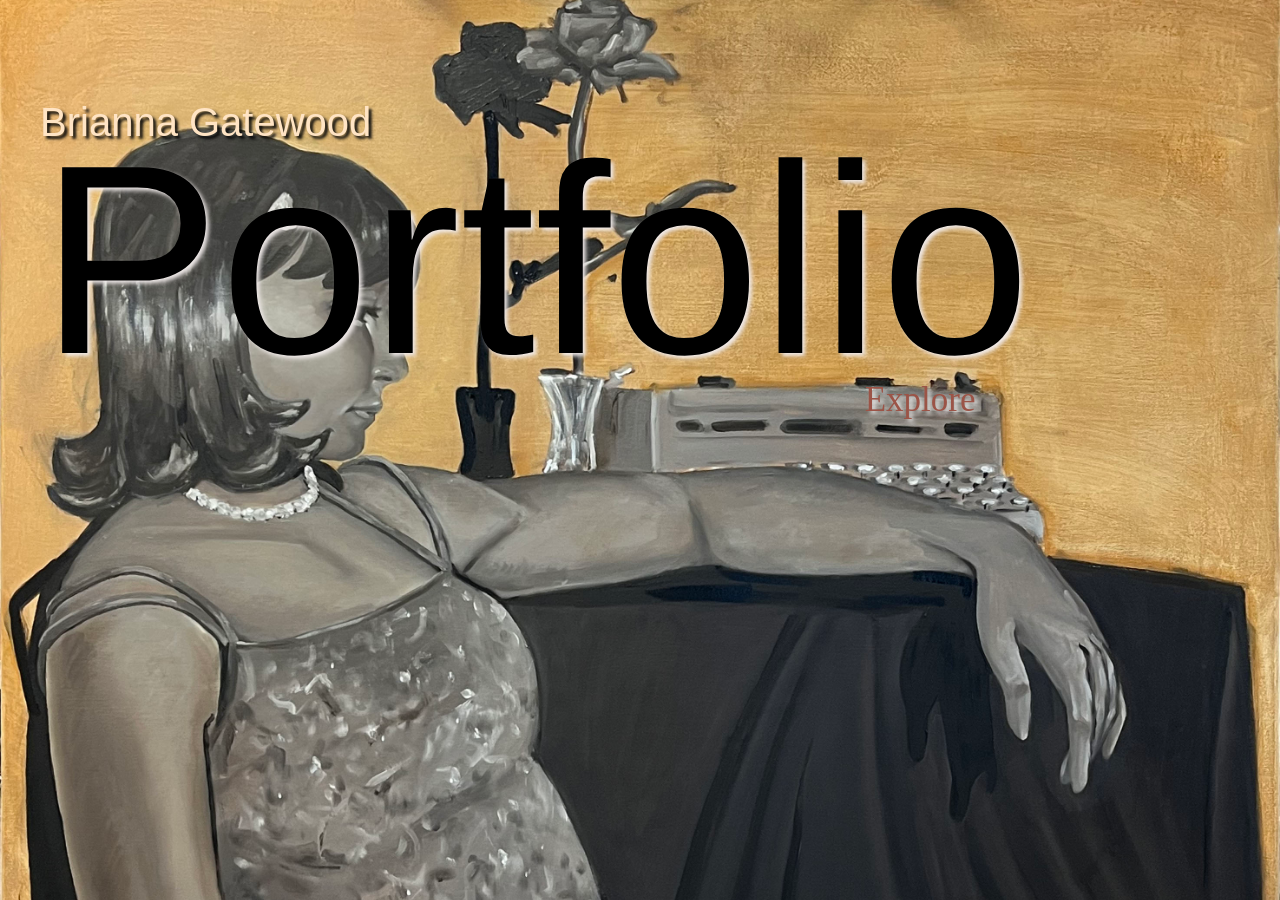
<file: index.html>
<!DOCTYPE html>
<html lang="en">
<head>
    <meta charset="UTF-8">
    <meta name="viewport" content="width=device-width, initial-scale=1.0">
    <title>Document</title>
<link rel="stylesheet" href="stylesheetHOME.css">
</head>
<body style="background-image: url(Photos//figurepaintcopy.jpg);">
<div class="title">
    <h1>Brianna Gatewood</h1>
    <h2 class="lobster-regular">Portfolio</h2>
    <div class="title-link">
    <a href="MainTable.html"> Explore </a>
    </div>
</div>
</body>
</html>
</file>
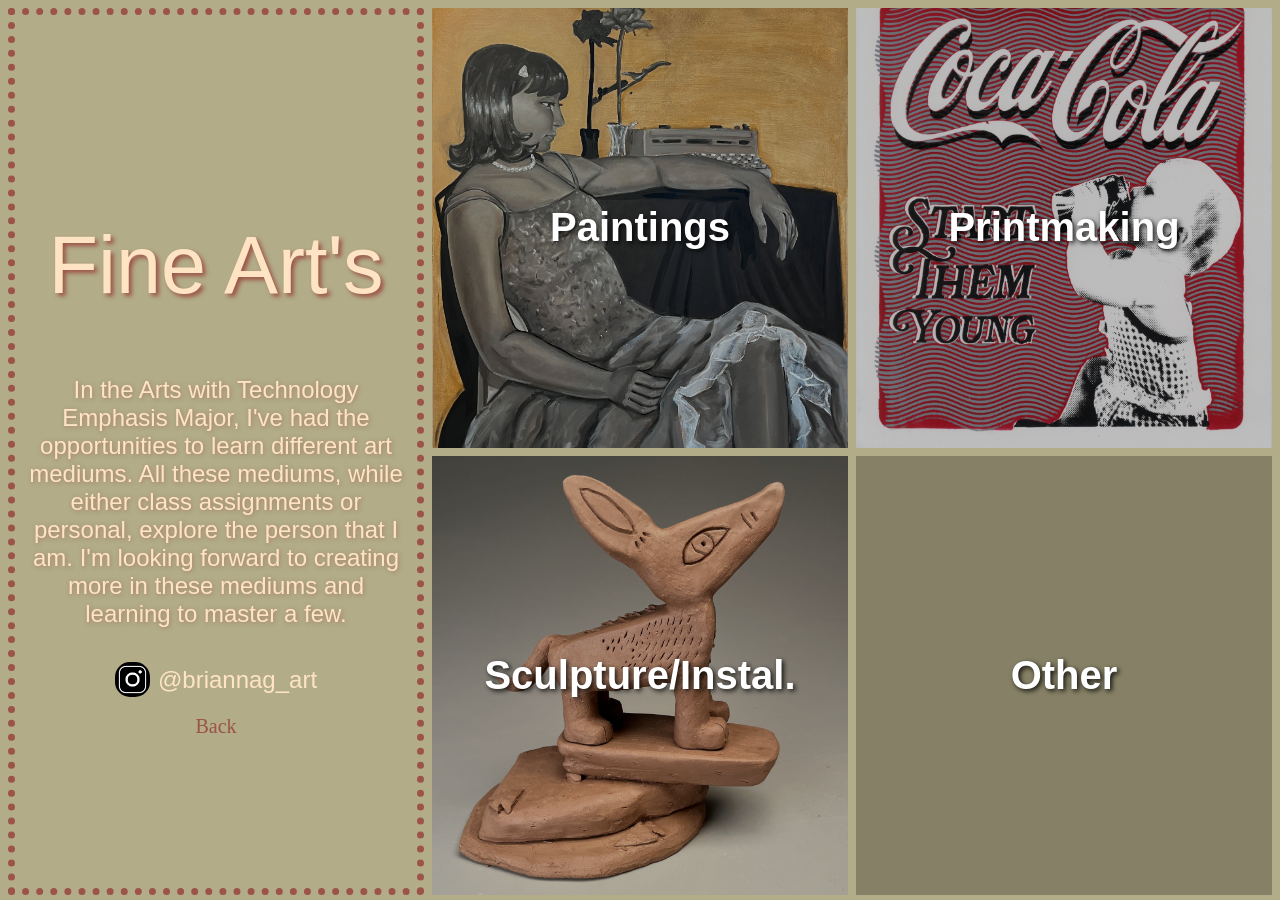
<file: FineArtTable.html>
<!DOCTYPE html>
<html lang="en">
<head>
    <meta charset="UTF-8">
    <meta name="viewport" content="width=device-width, initial-scale=1.0">
    <title>Document</title>
    <link rel="stylesheet" href="stylesheetTables.css">
</head>
<body>
  <div class="container">
    <div class="info">
        <h1 class="lobster-regular">Fine Art's</h1>
         <p> In the Arts with Technology Emphasis Major, I've had the opportunities to learn different art mediums. All these mediums, while either class assignments or personal, explore the person that I am. I'm looking forward to creating more in these mediums and learning to master a few.</p>
         <div class="software-logos">
    <div class="program">
        <img src="Photos/InsaLogo3.jpg" alt="Instagram">
        <span>@briannag_art</span>
    </div>
</div>
        <br>
         <a href="MainTable.html">Back</a>
    </div>

   <div class="one" style="background-image: url(Photos/figurepaintcopy.jpg);"> 
        <a href="Paintings.html"> Paintings</a>
    </div>

   <div class="two"style="background-image: url(Photos/BriannaGatewood_PrintFinal.jpeg);"> 
        <a href="Prints.html"> Printmaking</a>
    </div>

   <div class="three"style="background-image: url(Photos/coyoteclaycopy.jpg);"> 
        <a href="3DFineArt.html">Sculpture/Instal.</a>
    </div>

   <div class="four"style="background-image: url();"> 
        <a href="FA_other.html">Other</a>
    </div>

    </div>
</body>
</html>
</file>
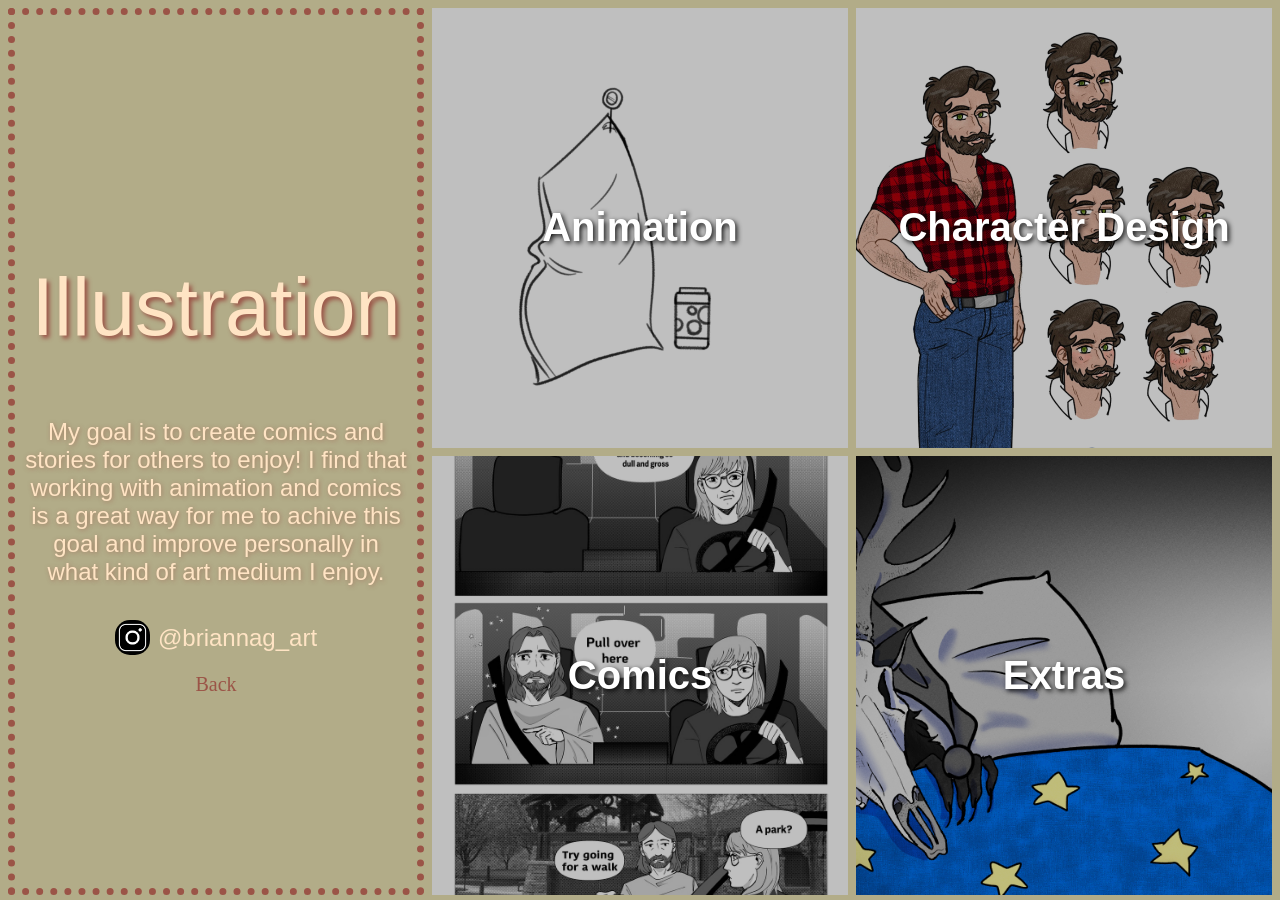
<file: IllustrationTable.html>
<!DOCTYPE html>
<html lang="en">
<head>
    <meta charset="UTF-8">
    <meta name="viewport" content="width=device-width, initial-scale=1.0">
    <title>Document</title>
    <link rel="stylesheet" href="stylesheetTables.css">
</head>
<body>
    <div class="container">
    <div class="info">
        <h1 class="lobster-regular">Illustration</h1>
         <p> My goal is to create comics and stories for others to enjoy! I find that working with animation and comics is a great way for me to achive this goal and improve personally in what kind of art medium I enjoy.</p>
          <div class="software-logos">
    <div class="program">
        <img src="Photos/InsaLogo3.jpg" alt="Instagram">
        <span>@briannag_art</span>
    </div>
</div>
        <br>
         <a href="MainTable.html">Back</a>
    </div>

   <div class="one" style="background-image: url(Photos/sackpic.jpg);"> 
        <a href="Animation.html"> Animation</a>
    </div>

   <div class="two"style="background-image: url(Photos/BigFootChDes1.jpg);"> 
        <a href="CharacterD.html">Character Design</a>
    </div>

   <div class="three"style="background-image: url(Photos/Closer2C_pg1.jpg);"> 
        <a href="Comics.html">Comics</a>
    </div>

   <div class="four"style="background-image: url(Photos/WendegoPage.jpg);"> 
        <a href="IllustExtras.html">Extras</a>
    </div>

    </div>
</body>
</html>
</file>
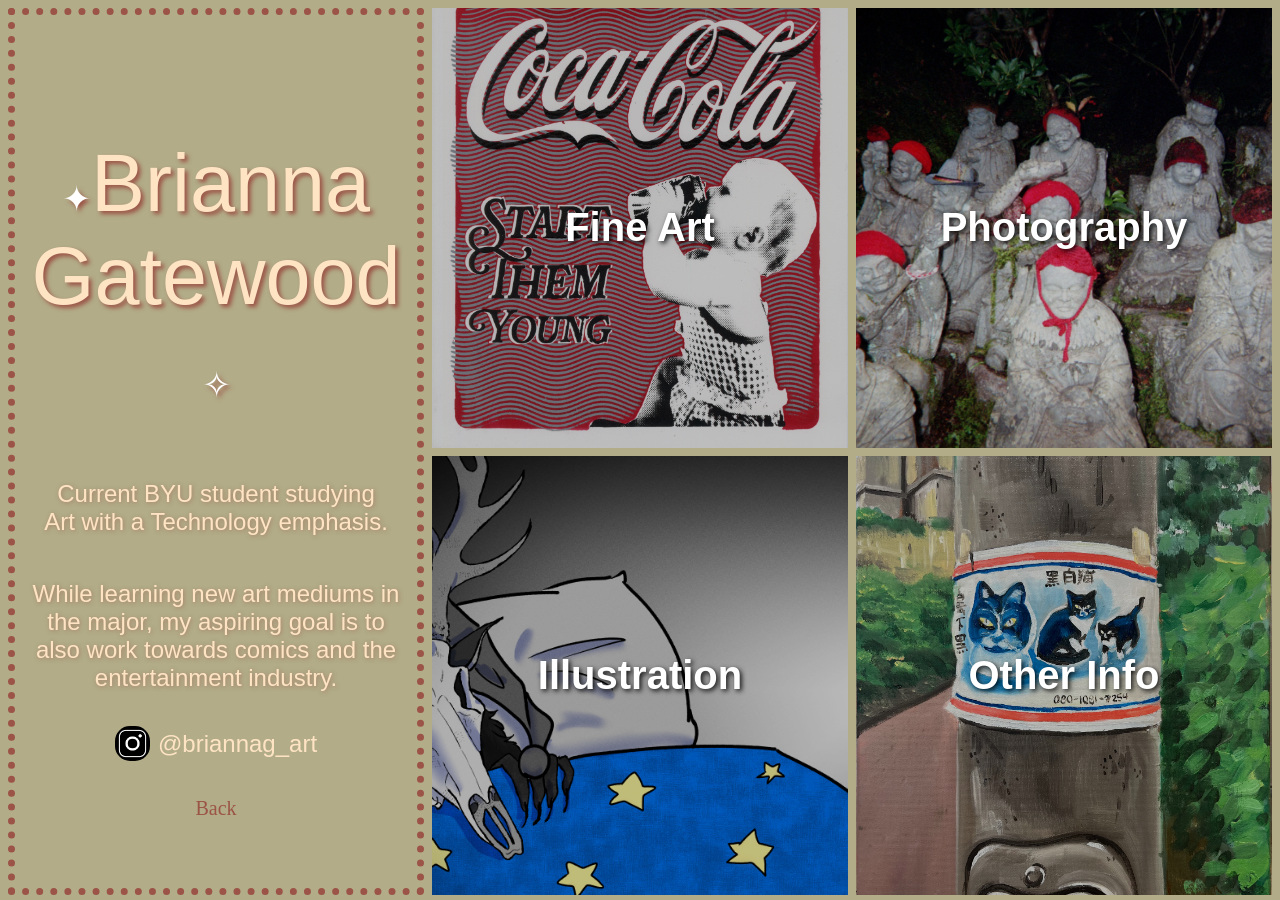
<file: MainTable.html>
<!DOCTYPE html>
<html lang="en">
<head>
    <meta charset="UTF-8">
    <meta name="viewport" content="width=device-width, initial-scale=1.0">
    <title>Document</title>
    <link rel="stylesheet" href="stylesheetTables.css">
</head>
<body>
    <div class="container">
    <div class="info">
        <h1 class="lobster-regular" class="sparkle-text"><span class="sparkle">✦</span>Brianna Gatewood <span class="sparkle sparkle-two">✧</span></h1>
        <p> Current BYU student studying <br>Art with a Technology emphasis.</p>
        <p>While learning new art mediums in the major, my aspiring goal is to also work towards comics and the entertainment industry.</p>
        
       <div class="software-logos">
    <div class="program">
        <img src="Photos/InsaLogo3.jpg" alt="Instagram">
        <span>@briannag_art</span>
    </div>
</div>
        <br><br>
         <a href="index.html">Back</a>
    </div>

   <div class="one" style="background-image: url(Photos/BriannaGatewood_PrintFinal.jpeg);"> 
        <a href="FineArtTable.html"> Fine Art</a>
    </div>

   <div class="two"style="background-image: url(Photos/25.jpg);"> 
        <a href="PhotoTable.html"> Photography</a>
    </div>

   <div class="three"style="background-image: url(Photos/WendegoPage.jpg);"> 
        <a href="IllustrationTable.html">Illustration</a>
    </div>

   <div class="four"style="background-image: url(Photos/CatposterPaintcopy.jpeg);"> 
        <a href="MoreInfo.html">Other Info</a>
    </div>

    </div>
</body>
</html>
</file>
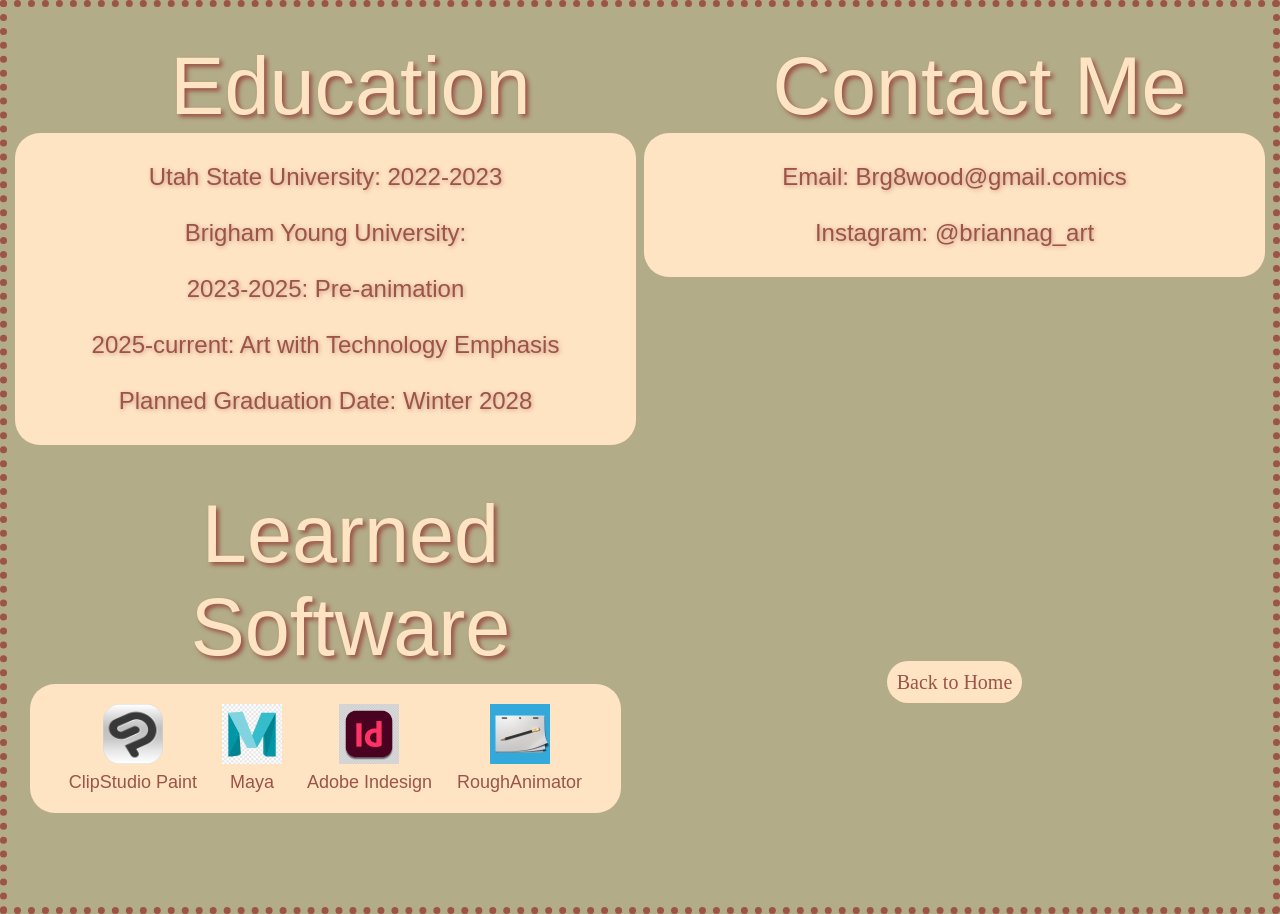
<file: MoreInfo.html>
<!DOCTYPE html>
<html lang="en">
<head>
    <meta charset="UTF-8">
    <meta name="viewport" content="width=device-width, initial-scale=1.0">
    <title>Document</title>
    <meta name="viewport" content="width=device-width, initial-scale=1.0">
     <link rel="stylesheet" href="stylesheetINFO.css">
</head>
<body>
  <div class="container">

    <div class="education">
        <h1 class="lobster-regular">Education</h1>

        <p>
            Utah State University: 2022-2023
            <br><br>
            Brigham Young University:
            <br><br>
            2023-2025: Pre-animation
            <br><br>
            2025-current: Art with Technology Emphasis
            <br><br>
            Planned Graduation Date: Winter 2028
        </p>
    </div>


    <div class="software">
        <h2 class="lobster-regular">Learned Software</h2>

        <div class="software-box">
            <div class="program">
                <img src="Photos/Clipstudiopaint_app_logo.png"
                     alt="Clip Studio Paint Logo">
                    <p>ClipStudio Paint</p></div>

            <div class="program"><img src="Photos/Maya_logo.jpeg"
                     alt="Maya Logo">
                    <p>Maya</p></div>

            <div class="program"><img src="Photos/adobe-indesign-logo.avif"
                     alt="Indesign Logo">
                    <p>Adobe Indesign</p></div>

            <div class="program"><img src="Photos/RoughAnimator_logo.webp"
                     alt="Rough Animator logo">
                <p>RoughAnimator</p>
            </div>
        </div>
    </div>


    <div class="contact">
        <h3 class="lobster-regular">Contact Me</h3>

        <p>
            Email: Brg8wood@gmail.comics
            <br><br>
            Instagram: @briannag_art
            <br>
            
        </p>

        
    </div>


    <div class="home">
    <a href="MainTable.html">Back to Home</a>
    </div>

</div>
</div>
</body>
</html>
</file>
<file: stylesheetHOME.css>
body{
    background-color:rgba(178, 172, 136, 1) ;
    background-repeat: no-repeat;
    background-position: center -10px;
    background-size: 100%;
    background-attachment: fixed;
    min-height: 100vh;
    margin: 0;
}

h1{
    color:bisque;
    padding: 0;
    margin: 0;
   font-size: 40px;
   font-family: sans-serif;
   font-weight: 150;
   text-shadow: 3px 3px 3px rgb(8, 8, 8);
}
h2{
font-size: 30vh;
padding : 0;
margin: 0;
line-height: 0.85;
text-shadow: 3px 3px 4px rgb(241, 235, 234);
}
.lobster-regular {
  font-family: "Lobster", sans-serif;
  font-weight: 400;
  font-style: normal;
}
.title-link a{
    text-decoration: none;
    color:rgb(155, 84, 71);
    font-family: sans-serif;
    font-size: 35px;
    margin: 0;
    padding: 5px 0;
    text-shadow: 3px 3px 4px rgb(250, 249, 249);
    font-family: Cambria, Times, 'Times New Roman', serif;
}
.title{
    display: inline-block;
    margin-top: 100px;
    margin-left: 40px;
}
.title-link{
    display: flex;
    justify-content: flex-end;
    margin-right: 55px;
}
</file>
<file: stylesheetTables.css>
body {
    margin: 0;
    min-height: 100vh;
background-color: rgba(178, 172, 136, 1) ;
}
h1{
    font-size: 9vh;
    color:bisque;
text-shadow: 3px 3px 4px rgb(155, 84, 71);
}
p{
    font-family: sans-serif;
    color:bisque;
    font-size: x-large;
    padding:10px;
    text-align: center;
    text-shadow: 1px 1px 4px rgb(155, 84, 71, 0.5);
}

.container{ 
display: grid;
grid-template-columns: 1fr 1fr 1fr;
grid-template-rows: 1fr 1fr ;
justify-items: stretch;
width:100%;
min-height: 100vh;
box-sizing: border-box;
gap :8px;
padding: 8px;
padding-bottom: 5px;

}

.info {
    grid-column: 1 / 2;
    grid-row: 1 / 3;

    border: 7px dotted rgb(155, 84, 71);

    align-content: center;
    text-align: center;
}
.container div:nth-child(2){
    grid-column: 2 / 3;
    grid-row: 1 / 2;

}
.container div:nth-child(3){
    grid-column: 3 / 4;
    grid-row: 1 / 2;

}
.container div:nth-child(4){
    grid-column: 2 / 3;
    grid-row: 2 / 3;

}
.container div:nth-child(5){
    grid-column: 3 / 4;
    grid-row: 2 / 3

}

.one,
.two,
.three,
.four {
    background-size: cover;
    background-position: center;
    background-repeat: no-repeat;
    display: flex;
    justify-content: center;
    align-items: center;
    position: relative;
    overflow: hidden;
}

.one::before,
.two::before,
.three::before,
.four::before {
    content: "";
    position: absolute;
    inset: 0;

    background-color: rgba(0, 0, 0, 0.25);

    transition: background-color 0.3s ease;
}

.one:hover::before,
.two:hover::before,
.three:hover::before,
.four:hover::before {
    background-color: rgba(255, 255, 255, 0.40);
}

.one a,
.two a,
.three a,
.four a {
    position: relative;
    z-index: 1;

    color: white;
    font-size: 2.5em;
    font-weight: bold;
    font-family: sans-serif;

    text-decoration: none;
    text-shadow: 2px 2px 5px rgba(0, 0, 0, 0.88)
}
a{
    text-decoration:none;
    color: rgb(155, 84, 71);
    font-size: 1.25em;
}

.sparkle-text {
    display: flex;
    align-items: center;
    gap: 3px;
}

.sparkle {
    display: inline-block;
    color: white;
    font-size: 35px;

    animation: twinkle 1.25s infinite ease-in-out;
}

@keyframes twinkle {
    0%, 100% {
        transform: scale(1) rotate(0deg);
        opacity: 1;
    }

    50% {
        transform: scale(0.5) rotate(45deg);
        opacity: 0.4;
    }
}
.sparkle-two {
    animation-delay: 0.7s;
    color: white;
}
.lobster-regular {
  font-family: "Lobster", sans-serif;
  font-weight: 400;
  font-style: normal;
}

.software-logos {
    display: flex;
    justify-content: center;
    align-items: center;
    margin-top: 15px;
}

.program {
    display: flex;
    align-items: center;
    gap: 8px;
}

.program img {
    width: 35px;
    height: 35px;
    object-fit: contain;
    border-radius: 15px;
}

.program span {
    color: bisque;
    font-family: sans-serif;
    font-size: x-large;
}
</file>
<file: stylesheetINFO.css>
h1,
h2,
h3{
    font-size: 9vh;
    color:bisque;
    text-shadow: 3px 3px 4px rgb(155, 84, 71);
    padding-left: 50px;
    align-items: center;
    display: flex;
    justify-content: center;
}
*{
    margin: 0;
    padding: 0;
    box-sizing: border-box;
}

body {
    margin: 0;
    min-height: 100vh;
    background-color: rgba(178, 172, 136, 1) ;
    border-style: dotted;
    border-width: 7px;
    border-color: rgb(155, 84, 71);
    align-content: top;
    text-align: center;
    width: 100%;
    min-height: 100dvh;
    overflow: hidden;
}
p{
    font-family: sans-serif;
    color:rgb(155, 84, 71);
    font-size: x-large;
    padding:10px;
    text-align: center;
    text-shadow: 1px 1px 4px rgb(155, 84, 71, 0.5);
    background-color: bisque;
    border-radius: 25px;
    padding: 30px;
}
.container{ 
display: grid;
grid-template-columns: 1fr 1fr;
grid-template-rows: 1fr 1fr ;
justify-items: stretch;
width:100%;
min-height: 100vh;
box-sizing: border-box;
gap :8px;
padding: 8px;
padding-bottom: 5px;
 grid-template-areas:
        "education contact"
        "software home";
}
.education {
    grid-area: education;
    padding-top: 25px;
}

.software {
    grid-area: software;
    padding-top: 25px;

}

.contact {
    grid-area: contact;
    padding-top: 25px;
}

.home {
    grid-area: home;
    align-self: center;
}
a{
    text-decoration:none;
    color: rgb(155, 84, 71);
    font-size: 1.25em;
    border-radius: 25px;
    background-color: bisque;
    padding: 10px;
}
.lobster-regular {
  font-family: "Lobster", sans-serif;
  font-weight: 400;
  font-style: normal;
}
.tab {
  display: inline-block;
  width: 4em; /* Or use margin-left: 4em; */
}

.software-box {
    background-color: bisque;
    border-radius: 25px;
    padding: 20px;
    margin: 10px 15px;
    display: flex;
    flex-direction: row;
    justify-content: center;
    align-items: flex-start;
    gap: 25px;
    flex-wrap: wrap;
}

.program {
    display: flex;
    flex-direction: column;
    align-items: center;
    gap: 8px;
}

.program img {
    width: 60px;
    height: 60px;
    object-fit: contain;
    
}

.program p {
    background: none;
    padding: 0;
    margin: 0;
    color: rgb(155, 84, 71);
    font-family: sans-serif;
    font-size: large;
    text-shadow: none;
}
</file>
